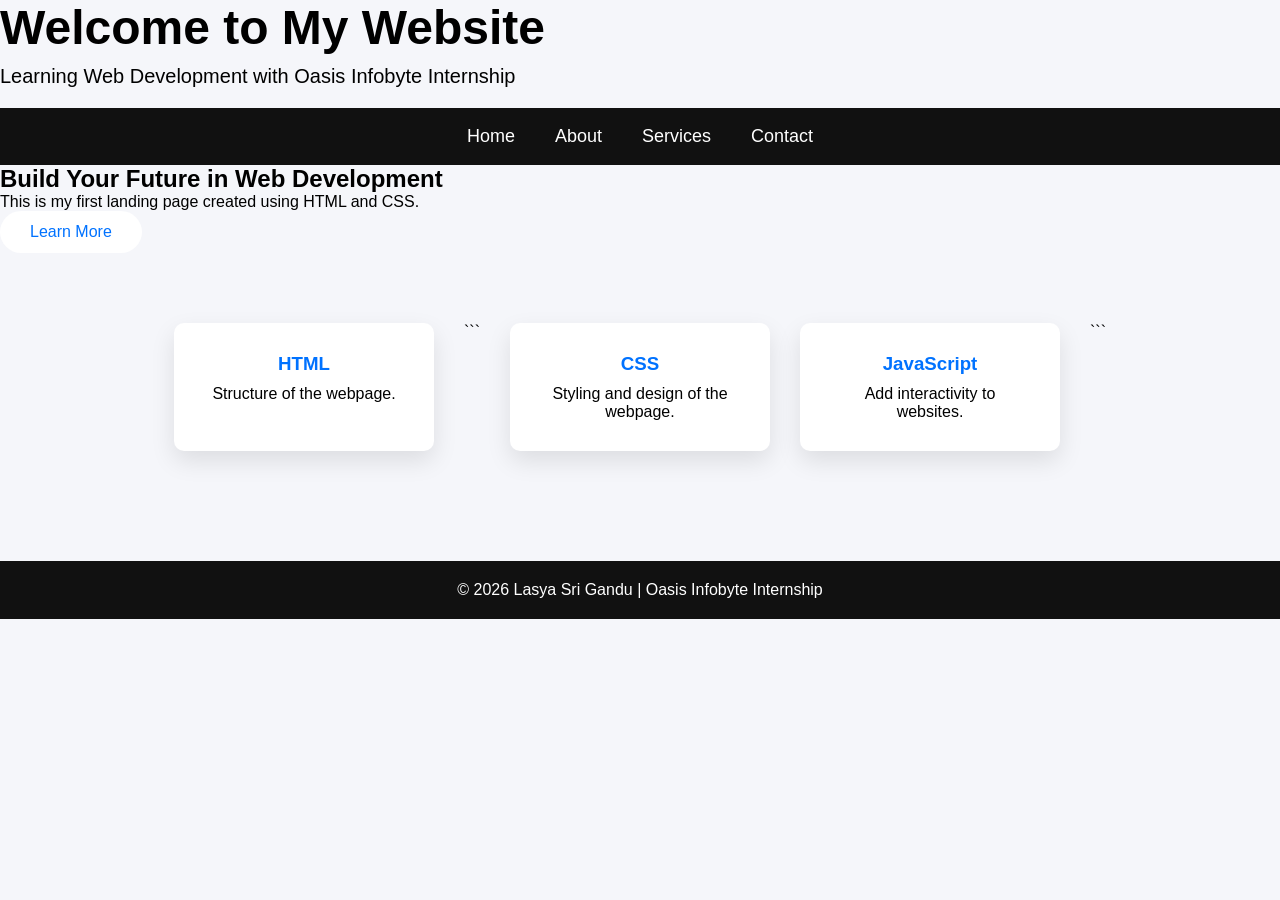
<file: Task1_LandingPage/index.html>
<!DOCTYPE html>

<html lang="en">
<head>
    <meta charset="UTF-8">
    <meta name="viewport" content="width=device-width, initial-scale=1.0">
    <title>My Landing Page</title>
    <link rel="stylesheet" href="style.css">
</head>
<body>

<header>
    <h1>Welcome to My Website</h1>
    <p>Learning Web Development with Oasis Infobyte Internship</p>
</header>

<nav>
    <a href="#">Home</a>
    <a href="#">About</a>
    <a href="#">Services</a>
    <a href="#">Contact</a>
</nav>

<section class="hero">
    <h2>Build Your Future in Web Development</h2>
    <p>This is my first landing page created using HTML and CSS.</p>
    <button>Learn More</button>
</section>

<section class="features">
    <div class="card">
        <h3>HTML</h3>
        <p>Structure of the webpage.</p>
    </div>

```
<div class="card">
    <h3>CSS</h3>
    <p>Styling and design of the webpage.</p>
</div>

<div class="card">
    <h3>JavaScript</h3>
    <p>Add interactivity to websites.</p>
</div>
```

</section>

<footer>
    <p>© 2026 Lasya Sri Gandu | Oasis Infobyte Internship</p>
</footer>

</body>
</html>
</file>
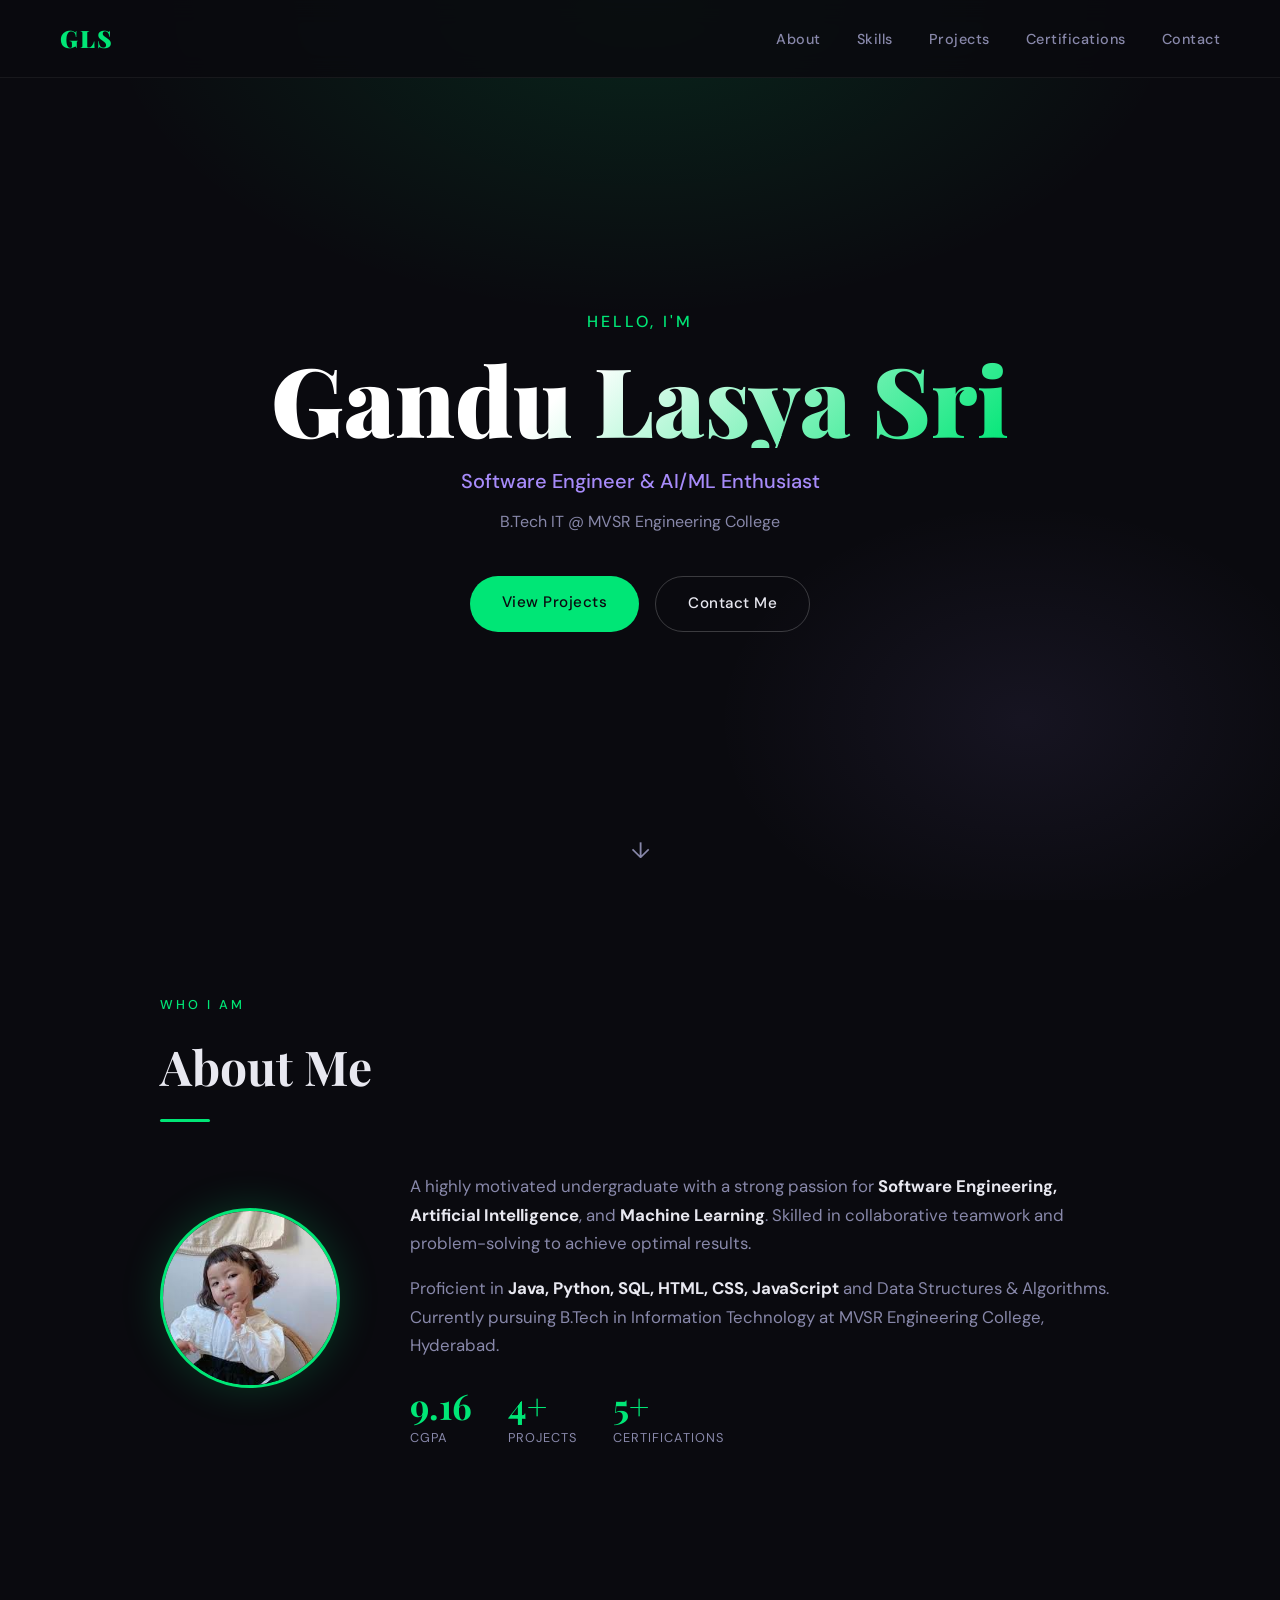
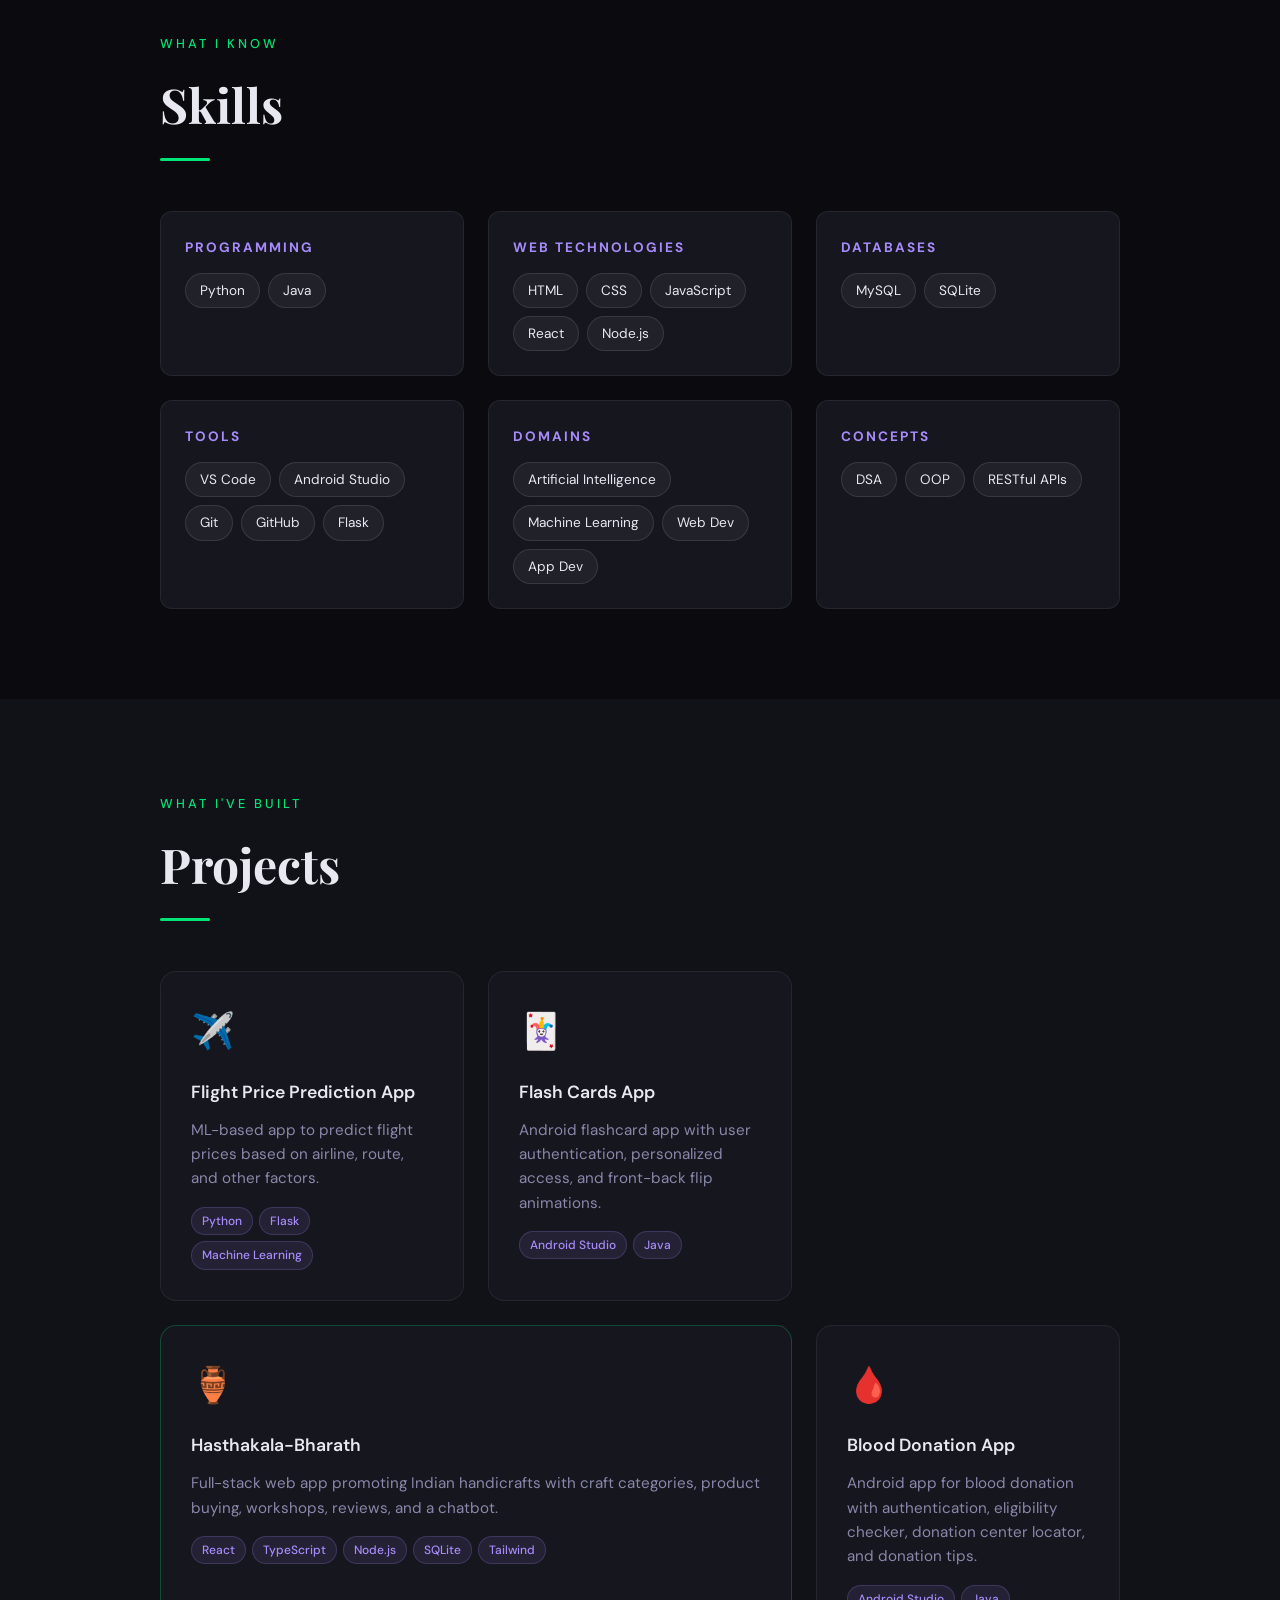
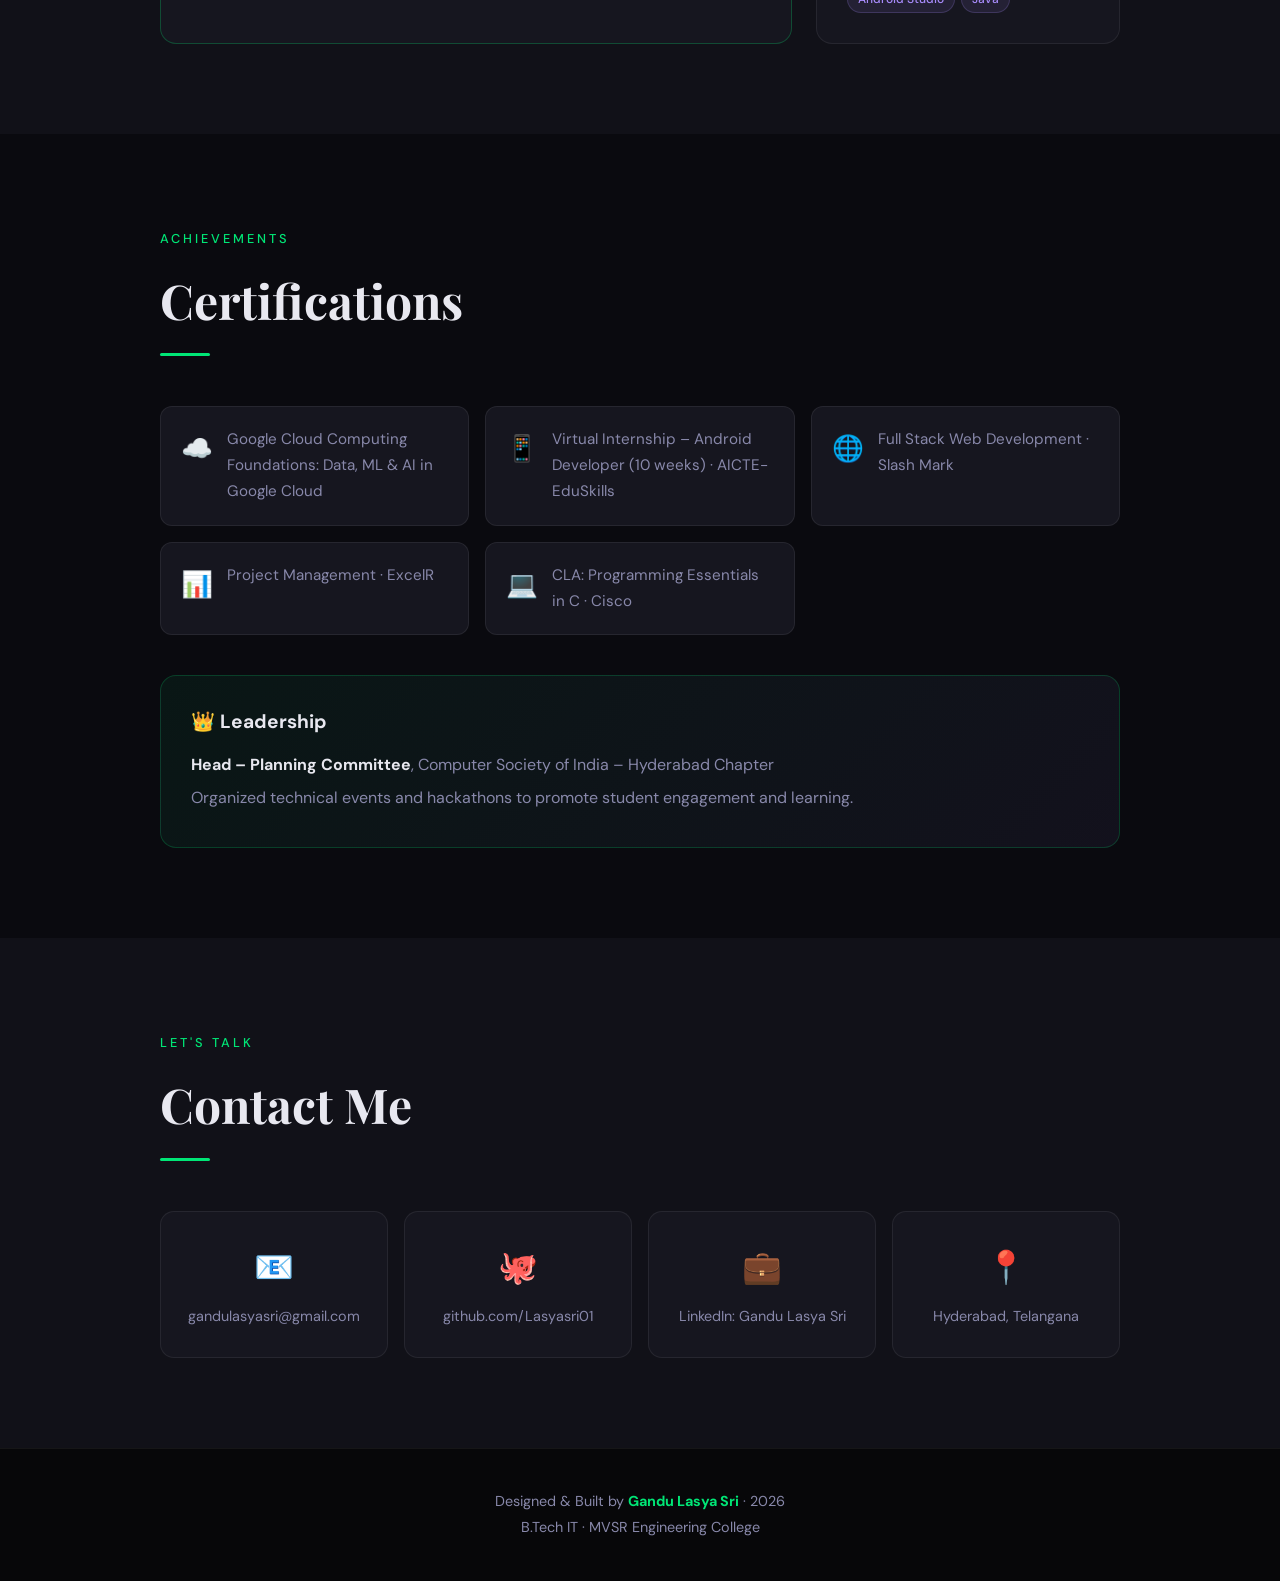
<file: Task2_Portfolio/index.html>
<!DOCTYPE html>
<html lang="en">
<head>
  <meta charset="UTF-8" />
  <meta name="viewport" content="width=device-width, initial-scale=1.0"/>
  <title>Gandu Lasya Sri | Portfolio</title>
  <link rel="stylesheet" href="style.css" />
  <link href="https://fonts.googleapis.com/css2?family=Playfair+Display:wght@700;900&family=DM+Sans:wght@300;400;500&display=swap" rel="stylesheet"/>
</head>
<body>

  <!-- NAV -->
  <nav class="navbar">
    <span class="nav-logo">GLS</span>
    <ul class="nav-links">
      <li><a href="#about">About</a></li>
      <li><a href="#skills">Skills</a></li>
      <li><a href="#projects">Projects</a></li>
      <li><a href="#certifications">Certifications</a></li>
      <li><a href="#contact">Contact</a></li>
    </ul>
  </nav>

  <!-- HERO -->
  <header class="hero" id="home">
    <div class="hero-bg"></div>
    <div class="hero-content">
      <p class="hero-sub">Hello, I'm</p>
      <h1 class="hero-name">Gandu Lasya Sri</h1>
      <p class="hero-role">Software Engineer &amp; AI/ML Enthusiast</p>
      <p class="hero-desc">B.Tech IT @ MVSR Engineering College</p>
      <div class="hero-btns">
        <a href="#projects" class="btn btn-primary">View Projects</a>
        <a href="#contact" class="btn btn-outline">Contact Me</a>
      </div>
    </div>
    <div class="scroll-hint">↓</div>
  </header>

  <!-- ABOUT -->
  <section class="section" id="about">
    <div class="section-inner">
      <span class="section-tag">Who I Am</span>
      <h2 class="section-title">About Me</h2>
      <div class="about-grid">
        <img src="profile.jpg" alt="Gandu Lasya Sri" class="profile-pic" />
        <div class="about-text">
          <p>A highly motivated undergraduate with a strong passion for <strong>Software Engineering, Artificial Intelligence</strong>, and <strong>Machine Learning</strong>. Skilled in collaborative teamwork and problem-solving to achieve optimal results.</p>
          <p>Proficient in <strong>Java, Python, SQL, HTML, CSS, JavaScript</strong> and Data Structures &amp; Algorithms. Currently pursuing B.Tech in Information Technology at MVSR Engineering College, Hyderabad.</p>
          <div class="stats-row">
            <div class="stat"><span class="stat-num">9.16</span><span class="stat-label">CGPA</span></div>
            <div class="stat"><span class="stat-num">4+</span><span class="stat-label">Projects</span></div>
            <div class="stat"><span class="stat-num">5+</span><span class="stat-label">Certifications</span></div>
          </div>
        </div>
      </div>
    </div>
  </section>

  <!-- SKILLS -->
  <section class="section" id="skills">
    <div class="section-inner">
      <span class="section-tag">What I Know</span>
      <h2 class="section-title">Skills</h2>
      <div class="skills-grid">
        <div class="skill-group">
          <h3>Programming</h3>
          <div class="skill-tags">
            <span>Python</span><span>Java</span>
          </div>
        </div>
        <div class="skill-group">
          <h3>Web Technologies</h3>
          <div class="skill-tags">
            <span>HTML</span><span>CSS</span><span>JavaScript</span><span>React</span><span>Node.js</span>
          </div>
        </div>
        <div class="skill-group">
          <h3>Databases</h3>
          <div class="skill-tags">
            <span>MySQL</span><span>SQLite</span>
          </div>
        </div>
        <div class="skill-group">
          <h3>Tools</h3>
          <div class="skill-tags">
            <span>VS Code</span><span>Android Studio</span><span>Git</span><span>GitHub</span><span>Flask</span>
          </div>
        </div>
        <div class="skill-group">
          <h3>Domains</h3>
          <div class="skill-tags">
            <span>Artificial Intelligence</span><span>Machine Learning</span><span>Web Dev</span><span>App Dev</span>
          </div>
        </div>
        <div class="skill-group">
          <h3>Concepts</h3>
          <div class="skill-tags">
            <span>DSA</span><span>OOP</span><span>RESTful APIs</span>
          </div>
        </div>
      </div>
    </div>
  </section>

  <!-- PROJECTS -->
  <section class="section alt-bg" id="projects">
    <div class="section-inner">
      <span class="section-tag">What I've Built</span>
      <h2 class="section-title">Projects</h2>
      <div class="projects-grid">

        <div class="project-card">
          <div class="project-icon">✈️</div>
          <h3>Flight Price Prediction App</h3>
          <p>ML-based app to predict flight prices based on airline, route, and other factors.</p>
          <div class="project-tags"><span>Python</span><span>Flask</span><span>Machine Learning</span></div>
        </div>

        <div class="project-card">
          <div class="project-icon">🃏</div>
          <h3>Flash Cards App</h3>
          <p>Android flashcard app with user authentication, personalized access, and front-back flip animations.</p>
          <div class="project-tags"><span>Android Studio</span><span>Java</span></div>
        </div>

        <div class="project-card featured">
          <div class="project-icon">🏺</div>
          <h3>Hasthakala-Bharath</h3>
          <p>Full-stack web app promoting Indian handicrafts with craft categories, product buying, workshops, reviews, and a chatbot.</p>
          <div class="project-tags"><span>React</span><span>TypeScript</span><span>Node.js</span><span>SQLite</span><span>Tailwind</span></div>
        </div>

        <div class="project-card">
          <div class="project-icon">🩸</div>
          <h3>Blood Donation App</h3>
          <p>Android app for blood donation with authentication, eligibility checker, donation center locator, and donation tips.</p>
          <div class="project-tags"><span>Android Studio</span><span>Java</span></div>
        </div>

      </div>
    </div>
  </section>

  <!-- CERTIFICATIONS -->
  <section class="section" id="certifications">
    <div class="section-inner">
      <span class="section-tag">Achievements</span>
      <h2 class="section-title">Certifications</h2>
      <div class="cert-list">
        <div class="cert-item"><span class="cert-icon">☁️</span><p>Google Cloud Computing Foundations: Data, ML &amp; AI in Google Cloud</p></div>
        <div class="cert-item"><span class="cert-icon">📱</span><p>Virtual Internship – Android Developer (10 weeks) · AICTE-EduSkills</p></div>
        <div class="cert-item"><span class="cert-icon">🌐</span><p>Full Stack Web Development · Slash Mark</p></div>
        <div class="cert-item"><span class="cert-icon">📊</span><p>Project Management · ExcelR</p></div>
        <div class="cert-item"><span class="cert-icon">💻</span><p>CLA: Programming Essentials in C · Cisco</p></div>
      </div>

      <!-- LEADERSHIP -->
      <div class="leadership">
        <h3>👑 Leadership</h3>
        <p><strong>Head – Planning Committee</strong>, Computer Society of India – Hyderabad Chapter</p>
        <p>Organized technical events and hackathons to promote student engagement and learning.</p>
      </div>
    </div>
  </section>

  <!-- CONTACT -->
  <section class="section alt-bg" id="contact">
    <div class="section-inner">
      <span class="section-tag">Let's Talk</span>
      <h2 class="section-title">Contact Me</h2>
      <div class="contact-grid">
        <a class="contact-card" href="mailto:gandulasyasri@gmail.com">
          <span>📧</span>
          <p>gandulasyasri@gmail.com</p>
        </a>
        <a class="contact-card" href="https://github.com/Lasyasri01" target="_blank">
          <span>🐙</span>
          <p>github.com/Lasyasri01</p>
        </a>
        <a class="contact-card" href="https://www.linkedin.com/in/gandulasyasri" target="_blank">
  <span>💼</span>
  <p>LinkedIn: Gandu Lasya Sri</p>
</a>
        <div class="contact-card">
          <span>📍</span>
          <p>Hyderabad, Telangana</p>
        </div>
      </div>
    </div>
  </section>

  <!-- FOOTER -->
  <footer class="footer">
    <p>Designed &amp; Built by <strong>Gandu Lasya Sri</strong> · 2026</p>
    <p>B.Tech IT · MVSR Engineering College</p>
  </footer>

</body>
</html>
</file>
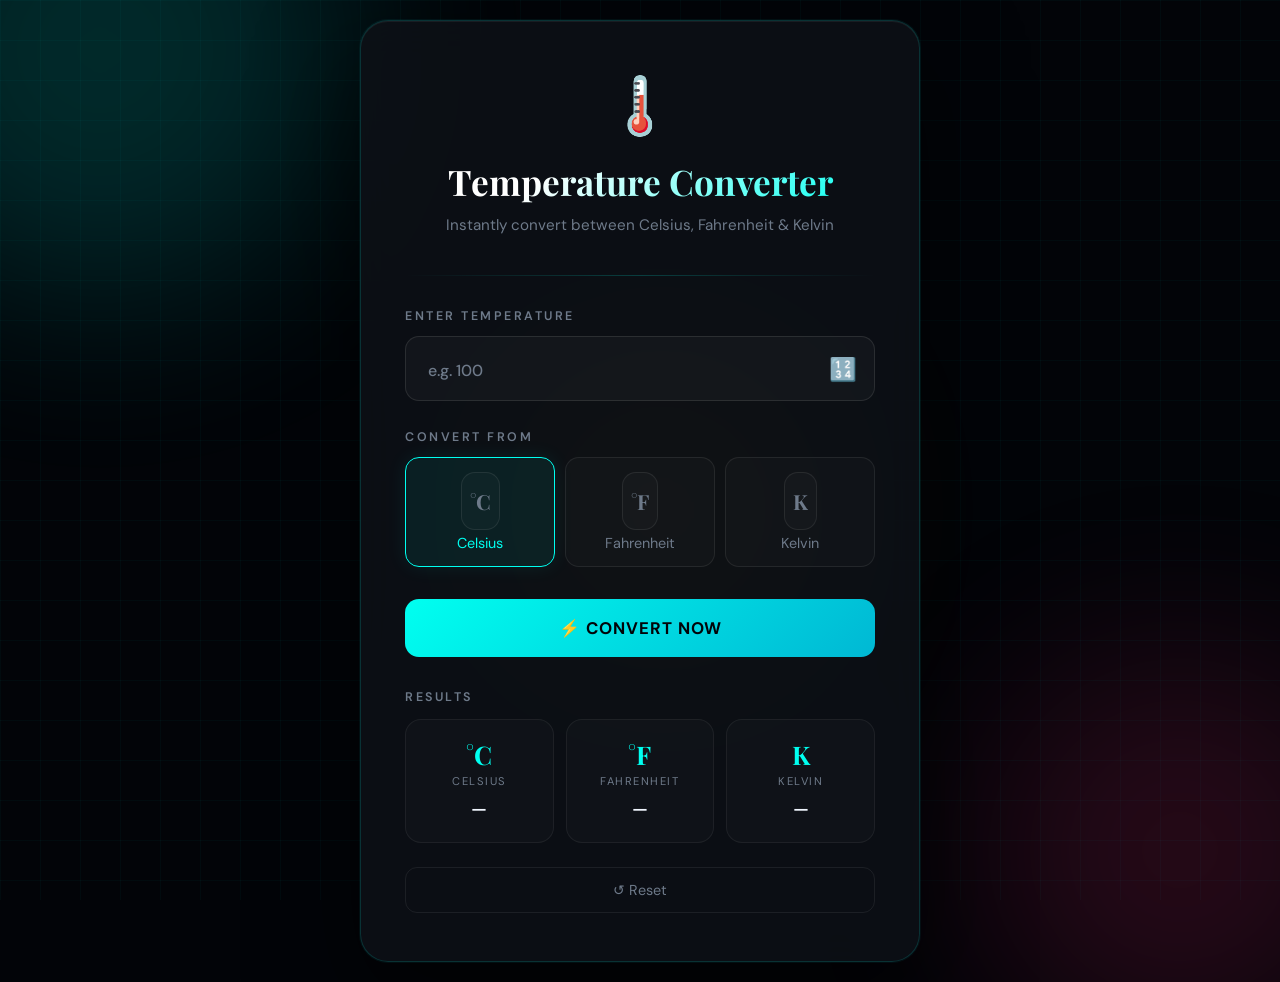
<file: Task3_TemperatureConverter/index.html>
<!DOCTYPE html>
<html lang="en">
<head>
  <meta charset="UTF-8" />
  <meta name="viewport" content="width=device-width, initial-scale=1.0"/>
  <title>Temperature Converter</title>
  <link rel="stylesheet" href="style.css" />
  <link href="https://fonts.googleapis.com/css2?family=Playfair+Display:wght@700&family=DM+Sans:wght@300;400;500;600&display=swap" rel="stylesheet"/>
</head>
<body>

  <div class="bg-orbs">
    <div class="orb orb1"></div>
    <div class="orb orb2"></div>
    <div class="orb orb3"></div>
  </div>

  <main class="container">
    <div class="card">

      <div class="card-header">
        <span class="icon">🌡️</span>
        <h1>Temperature Converter</h1>
        <p>Instantly convert between Celsius, Fahrenheit & Kelvin</p>
      </div>

      <div class="divider"></div>

      <div class="input-group">
        <label for="tempInput">Enter Temperature</label>
        <div class="input-wrap">
          <input type="number" id="tempInput" placeholder="e.g. 100" />
          <span class="input-icon">🔢</span>
        </div>
        <span class="error-msg" id="errorMsg">⚠️ Please enter a valid number!</span>
      </div>

      <div class="unit-group">
        <label>Convert From</label>
        <div class="radio-buttons">
          <label class="radio-card">
            <input type="radio" name="unit" value="celsius" checked />
            <span><span class="unit-symbol">°C</span>Celsius</span>
          </label>
          <label class="radio-card">
            <input type="radio" name="unit" value="fahrenheit" />
            <span><span class="unit-symbol">°F</span>Fahrenheit</span>
          </label>
          <label class="radio-card">
            <input type="radio" name="unit" value="kelvin" />
            <span><span class="unit-symbol">K</span>Kelvin</span>
          </label>
        </div>
      </div>

      <button class="convert-btn" onclick="convert()">⚡ Convert Now</button>

      <p class="results-label">Results</p>
      <div class="results" id="results">
        <div class="result-card" id="celsiusResult">
          <span class="result-unit">°C</span>
          <span class="result-label">Celsius</span>
          <span class="result-value" id="celsiusVal">—</span>
        </div>
        <div class="result-card" id="fahrenheitResult">
          <span class="result-unit">°F</span>
          <span class="result-label">Fahrenheit</span>
          <span class="result-value" id="fahrenheitVal">—</span>
        </div>
        <div class="result-card" id="kelvinResult">
          <span class="result-unit">K</span>
          <span class="result-label">Kelvin</span>
          <span class="result-value" id="kelvinVal">—</span>
        </div>
      </div>

      <button class="reset-btn" onclick="reset()">↺ Reset</button>

    </div>
  </main>

  <script src="script.js"></script>
</body>
</html>
</file>
<file: Task1_LandingPage/style.css>
*{
margin:0;
padding:0;
box-sizing:border-box;
font-family:Segoe UI, sans-serif;
}

body{
background:#f5f6fa;
}

/* NAVBAR */

nav{
display:flex;
justify-content:center;
gap:40px;
background:#111;
padding:18px;
}

nav a{
color:white;
text-decoration:none;
font-size:18px;
transition:0.3s;
}

nav a:hover

/* HERO SECTION */

header{
height:80vh;
background:linear-gradient(to right,#0072ff,#00c6ff);
display:flex;
flex-direction:column;
justify-content:center;
align-items:center;
text-align:center;
color:white;
}

header h1{
font-size:48px;
margin-bottom:10px;
}

header p{
font-size:20px;
margin-bottom:20px;
}

button{
padding:12px 30px;
border:none;
background:white;
color:#0072ff;
font-size:16px;
border-radius:25px;
cursor:pointer;
transition:0.3s;
}

button:hover{
background:#111;
color:white;
}

/* FEATURES */

.features{
display:flex;
justify-content:center;
gap:30px;
padding:70px 40px;
}

.card{
background:white;
padding:30px;
width:260px;
border-radius:10px;
text-align:center;
box-shadow:0 10px 25px rgba(0,0,0,0.1);
transition:0.4s;
}

.card:hover{
transform:translateY(-12px);
box-shadow:0 15px 35px rgba(0,0,0,0.2);
}

.card h3{
color:#0072ff;
margin-bottom:10px;
}

/* FOOTER */

footer{
background:#111;
color:white;
text-align:center;
padding:20px;
margin-top:40px;
}
</file>
<file: Task2_Portfolio/style.css>
/* ========================
   RESET & BASE
======================== */
*, *::before, *::after {
  margin: 0; padding: 0;
  box-sizing: border-box;
}

:root {
  --green: #00e676;
  --dark: #0a0a0f;
  --dark2: #111118;
  --card: #16161f;
  --text: #e8e8f0;
  --muted: #8888aa;
  --accent: #a78bfa;
}

html { scroll-behavior: smooth; }

body {
  font-family: 'DM Sans', sans-serif;
  background-color: var(--dark);
  color: var(--text);
  line-height: 1.7;
}

a { text-decoration: none; color: inherit; }

/* ========================
   NAVBAR
======================== */
.navbar {
  position: fixed;
  top: 0; left: 0; right: 0;
  z-index: 100;
  display: flex;
  justify-content: space-between;
  align-items: center;
  padding: 18px 60px;
  background: rgba(10, 10, 15, 0.85);
  backdrop-filter: blur(12px);
  border-bottom: 1px solid rgba(255,255,255,0.06);
}

.nav-logo {
  font-family: 'Playfair Display', serif;
  font-size: 1.5rem;
  font-weight: 900;
  color: var(--green);
  letter-spacing: 2px;
}

.nav-links {
  display: flex;
  gap: 36px;
  list-style: none;
}

.nav-links a {
  font-size: 0.9rem;
  color: var(--muted);
  font-weight: 500;
  letter-spacing: 0.5px;
  transition: color 0.2s;
}

.nav-links a:hover { color: var(--green); }

/* ========================
   HERO
======================== */
.hero {
  min-height: 100vh;
  display: flex;
  flex-direction: column;
  justify-content: center;
  align-items: center;
  text-align: center;
  position: relative;
  overflow: hidden;
  padding: 100px 20px 60px;
}

.hero-bg {
  position: absolute;
  inset: 0;
  background:
    radial-gradient(ellipse 60% 50% at 50% 0%, rgba(0, 230, 118, 0.12) 0%, transparent 70%),
    radial-gradient(ellipse 40% 40% at 80% 80%, rgba(167, 139, 250, 0.08) 0%, transparent 60%);
}

.hero-content { position: relative; z-index: 1; }

.hero-sub {
  font-size: 1rem;
  color: var(--green);
  letter-spacing: 3px;
  text-transform: uppercase;
  margin-bottom: 12px;
  font-weight: 500;
}

.hero-name {
  font-family: 'Playfair Display', serif;
  font-size: clamp(3rem, 8vw, 6rem);
  font-weight: 900;
  line-height: 1.05;
  margin-bottom: 16px;
  background: linear-gradient(135deg, #ffffff 40%, var(--green) 100%);
  -webkit-background-clip: text;
  -webkit-text-fill-color: transparent;
  background-clip: text;
}

.hero-role {
  font-size: 1.25rem;
  color: var(--accent);
  font-weight: 500;
  margin-bottom: 10px;
}

.hero-desc {
  color: var(--muted);
  font-size: 1rem;
  margin-bottom: 40px;
}

.hero-btns { display: flex; gap: 16px; justify-content: center; flex-wrap: wrap; }

.btn {
  padding: 14px 32px;
  border-radius: 50px;
  font-size: 0.95rem;
  font-weight: 500;
  letter-spacing: 0.5px;
  transition: all 0.25s;
  cursor: pointer;
}

.btn-primary {
  background: var(--green);
  color: #0a0a0f;
}

.btn-primary:hover {
  background: #fff;
  transform: translateY(-2px);
  box-shadow: 0 8px 30px rgba(0,230,118,0.3);
}

.btn-outline {
  border: 1px solid rgba(255,255,255,0.2);
  color: var(--text);
}

.btn-outline:hover {
  border-color: var(--green);
  color: var(--green);
  transform: translateY(-2px);
}

.scroll-hint {
  position: absolute;
  bottom: 30px;
  left: 50%;
  transform: translateX(-50%);
  font-size: 1.4rem;
  color: var(--muted);
  animation: bounce 2s infinite;
}

@keyframes bounce {
  0%, 100% { transform: translateX(-50%) translateY(0); }
  50% { transform: translateX(-50%) translateY(8px); }
}

/* ========================
   SECTIONS
======================== */
.section { padding: 90px 20px; }
.alt-bg { background-color: var(--dark2); }

.section-inner {
  max-width: 960px;
  margin: 0 auto;
}

.section-tag {
  display: inline-block;
  font-size: 0.8rem;
  text-transform: uppercase;
  letter-spacing: 3px;
  color: var(--green);
  font-weight: 500;
  margin-bottom: 10px;
}

.section-title {
  font-family: 'Playfair Display', serif;
  font-size: clamp(2rem, 5vw, 3rem);
  font-weight: 700;
  margin-bottom: 50px;
  position: relative;
}

.section-title::after {
  content: '';
  display: block;
  width: 50px;
  height: 3px;
  background: var(--green);
  margin-top: 12px;
  border-radius: 2px;
}

/* ========================
   ABOUT
======================== */
.about-grid {
  display: grid;
  grid-template-columns: 200px 1fr;
  gap: 50px;
  align-items: center;
}

.about-photo-placeholder {
  width: 180px;
  height: 180px;
  border-radius: 50%;
  background: linear-gradient(135deg, #1a1a2e, #2a2a4e);
  border: 3px solid var(--green);
  display: flex;
  align-items: center;
  justify-content: center;
  font-family: 'Playfair Display', serif;
  font-size: 2.5rem;
  font-weight: 700;
  color: var(--green);
  box-shadow: 0 0 40px rgba(0,230,118,0.15);
}

.about-text p {
  color: var(--muted);
  margin-bottom: 16px;
  font-size: 1.05rem;
}

.about-text strong { color: var(--text); }

.stats-row {
  display: flex;
  gap: 36px;
  margin-top: 28px;
}

.stat { display: flex; flex-direction: column; }

.stat-num {
  font-family: 'Playfair Display', serif;
  font-size: 2.2rem;
  font-weight: 700;
  color: var(--green);
  line-height: 1;
}

.stat-label {
  font-size: 0.8rem;
  color: var(--muted);
  text-transform: uppercase;
  letter-spacing: 1px;
  margin-top: 4px;
}
.profile-pic {
  width: 180px;
  height: 180px;
  border-radius: 50%;
  object-fit: cover;
  border: 3px solid var(--green);
  box-shadow: 0 0 40px rgba(0,230,118,0.2);
  margin-bottom: 24px;
}

/* ========================
   TIMELINE (EDUCATION)
======================== */
.timeline { position: relative; padding-left: 30px; }

.timeline::before {
  content: '';
  position: absolute;
  left: 6px; top: 0; bottom: 0;
  width: 2px;
  background: linear-gradient(to bottom, var(--green), transparent);
}

.timeline-item {
  position: relative;
  margin-bottom: 36px;
}

.timeline-dot {
  position: absolute;
  left: -28px;
  top: 6px;
  width: 14px;
  height: 14px;
  border-radius: 50%;
  background: var(--green);
  box-shadow: 0 0 12px rgba(0,230,118,0.5);
}

.timeline-card {
  background: var(--card);
  border: 1px solid rgba(255,255,255,0.07);
  border-radius: 12px;
  padding: 24px 28px;
  transition: border-color 0.2s;
}

.timeline-card:hover { border-color: var(--green); }

.tl-year {
  font-size: 0.8rem;
  color: var(--green);
  letter-spacing: 1px;
  font-weight: 500;
}

.timeline-card h3 {
  font-size: 1.1rem;
  font-weight: 600;
  margin: 6px 0;
}

.timeline-card p { color: var(--muted); font-size: 0.95rem; }

.badge {
  display: inline-block;
  margin-top: 10px;
  padding: 4px 14px;
  background: rgba(0,230,118,0.12);
  color: var(--green);
  border-radius: 20px;
  font-size: 0.8rem;
  font-weight: 600;
}

/* ========================
   SKILLS
======================== */
.skills-grid {
  display: grid;
  grid-template-columns: repeat(auto-fit, minmax(260px, 1fr));
  gap: 24px;
}

.skill-group {
  background: var(--card);
  border: 1px solid rgba(255,255,255,0.07);
  border-radius: 12px;
  padding: 24px;
  transition: border-color 0.2s, transform 0.2s;
}

.skill-group:hover {
  border-color: var(--green);
  transform: translateY(-4px);
}

.skill-group h3 {
  font-size: 0.85rem;
  text-transform: uppercase;
  letter-spacing: 2px;
  color: var(--accent);
  margin-bottom: 14px;
}

.skill-tags { display: flex; flex-wrap: wrap; gap: 8px; }

.skill-tags span {
  padding: 5px 14px;
  background: rgba(255,255,255,0.05);
  border: 1px solid rgba(255,255,255,0.1);
  border-radius: 20px;
  font-size: 0.85rem;
  color: var(--text);
  transition: all 0.2s;
}

.skill-tags span:hover {
  background: rgba(0,230,118,0.12);
  border-color: var(--green);
  color: var(--green);
}

/* ========================
   PROJECTS
======================== */
.projects-grid {
  display: grid;
  grid-template-columns: repeat(auto-fit, minmax(280px, 1fr));
  gap: 24px;
}

.project-card {
  background: var(--card);
  border: 1px solid rgba(255,255,255,0.07);
  border-radius: 16px;
  padding: 30px;
  transition: all 0.25s;
  position: relative;
  overflow: hidden;
}

.project-card::before {
  content: '';
  position: absolute;
  top: 0; left: 0; right: 0;
  height: 3px;
  background: linear-gradient(90deg, var(--green), var(--accent));
  opacity: 0;
  transition: opacity 0.25s;
}

.project-card:hover {
  transform: translateY(-6px);
  border-color: rgba(0,230,118,0.3);
  box-shadow: 0 20px 40px rgba(0,0,0,0.3);
}

.project-card:hover::before { opacity: 1; }

.project-card.featured {
  border-color: rgba(0,230,118,0.25);
  grid-column: span 2;
}

.project-icon { font-size: 2.2rem; margin-bottom: 16px; }

.project-card h3 {
  font-size: 1.1rem;
  font-weight: 600;
  margin-bottom: 10px;
}

.project-card p {
  color: var(--muted);
  font-size: 0.95rem;
  margin-bottom: 16px;
  line-height: 1.6;
}

.project-tags { display: flex; flex-wrap: wrap; gap: 6px; }

.project-tags span {
  padding: 3px 10px;
  background: rgba(167,139,250,0.1);
  border: 1px solid rgba(167,139,250,0.2);
  color: var(--accent);
  border-radius: 20px;
  font-size: 0.75rem;
  font-weight: 500;
}

/* ========================
   CERTIFICATIONS
======================== */
.cert-list {
  display: grid;
  grid-template-columns: repeat(auto-fit, minmax(280px, 1fr));
  gap: 16px;
  margin-bottom: 40px;
}

.cert-item {
  display: flex;
  align-items: flex-start;
  gap: 14px;
  background: var(--card);
  border: 1px solid rgba(255,255,255,0.07);
  border-radius: 12px;
  padding: 20px;
  transition: border-color 0.2s;
}

.cert-item:hover { border-color: var(--green); }

.cert-icon { font-size: 1.6rem; flex-shrink: 0; }

.cert-item p { color: var(--muted); font-size: 0.95rem; }

.leadership {
  background: linear-gradient(135deg, rgba(0,230,118,0.06), rgba(167,139,250,0.06));
  border: 1px solid rgba(0,230,118,0.2);
  border-radius: 16px;
  padding: 30px;
}

.leadership h3 { font-size: 1.2rem; margin-bottom: 12px; }
.leadership p { color: var(--muted); margin-bottom: 6px; }
.leadership strong { color: var(--text); }

/* ========================
   CONTACT
======================== */
.contact-grid {
  display: grid;
  grid-template-columns: repeat(auto-fit, minmax(200px, 1fr));
  gap: 16px;
}

.contact-card {
  display: flex;
  flex-direction: column;
  align-items: center;
  gap: 10px;
  background: var(--card);
  border: 1px solid rgba(255,255,255,0.07);
  border-radius: 14px;
  padding: 28px 20px;
  text-align: center;
  transition: all 0.25s;
  cursor: pointer;
}

.contact-card:hover {
  border-color: var(--green);
  transform: translateY(-4px);
  box-shadow: 0 12px 30px rgba(0,0,0,0.2);
}

.contact-card span { font-size: 2rem; }
.contact-card p { color: var(--muted); font-size: 0.9rem; word-break: break-all; }

/* ========================
   FOOTER
======================== */
.footer {
  text-align: center;
  padding: 40px 20px;
  background: #070709;
  border-top: 1px solid rgba(255,255,255,0.06);
  color: var(--muted);
  font-size: 0.9rem;
  line-height: 1.8;
}

.footer strong { color: var(--green); }

/* ========================
   RESPONSIVE
======================== */
@media (max-width: 768px) {
  .navbar { padding: 16px 24px; }
  .nav-links { display: none; }
  .about-grid { grid-template-columns: 1fr; text-align: center; }
  .about-photo-placeholder { margin: 0 auto; }
  .stats-row { justify-content: center; }
  .project-card.featured { grid-column: span 1; }
}
</file>
<file: Task3_TemperatureConverter/style.css>
/* RESET */
*, *::before, *::after { margin: 0; padding: 0; box-sizing: border-box; }

:root {
  --bg: #020408;
  --card: #0d1117;
  --border: rgba(255,255,255,0.07);
  --cyan: #00fff0;
  --pink: #ff2d78;
  --yellow: #ffd60a;
  --text: #f0f6ff;
  --muted: #6e7a8a;
}

body {
  font-family: 'DM Sans', sans-serif;
  background: var(--bg);
  color: var(--text);
  min-height: 100vh;
  display: flex;
  align-items: center;
  justify-content: center;
  padding: 20px;
  overflow-x: hidden;
  position: relative;
}

body::before {
  content: '';
  position: fixed;
  inset: 0;
  background-image:
    linear-gradient(rgba(0,255,240,0.03) 1px, transparent 1px),
    linear-gradient(90deg, rgba(0,255,240,0.03) 1px, transparent 1px);
  background-size: 40px 40px;
  z-index: 0;
}

.bg-orbs { position: fixed; inset: 0; z-index: 0; pointer-events: none; }

.orb {
  position: absolute;
  border-radius: 50%;
  filter: blur(100px);
  opacity: 0.15;
  animation: float 8s ease-in-out infinite;
}

.orb1 { width: 500px; height: 500px; background: var(--cyan); top: -200px; left: -150px; animation-delay: 0s; }
.orb2 { width: 400px; height: 400px; background: var(--pink); bottom: -150px; right: -100px; animation-delay: 3s; }
.orb3 { width: 300px; height: 300px; background: var(--yellow); top: 40%; left: 40%; animation-delay: 6s; }

@keyframes float {
  0%, 100% { transform: translateY(0) scale(1); }
  50% { transform: translateY(-30px) scale(1.05); }
}

.container { position: relative; z-index: 1; width: 100%; max-width: 560px; }

.top-label {
  text-align: center;
  font-size: 0.75rem;
  letter-spacing: 4px;
  text-transform: uppercase;
  color: var(--cyan);
  margin-bottom: 20px;
  font-weight: 500;
}

.card {
  background: rgba(13,17,23,0.85);
  border: 1px solid rgba(0,255,240,0.15);
  border-radius: 28px;
  padding: 48px 44px;
  box-shadow: 0 0 0 1px rgba(0,255,240,0.05), 0 40px 100px rgba(0,0,0,0.6), inset 0 1px 0 rgba(255,255,255,0.06);
  backdrop-filter: blur(20px);
}

.card-header { text-align: center; margin-bottom: 40px; }

.icon {
  font-size: 3.5rem;
  display: block;
  margin-bottom: 16px;
  animation: pulse-icon 3s ease-in-out infinite;
}

@keyframes pulse-icon {
  0%, 100% { filter: drop-shadow(0 0 16px rgba(0,255,240,0.4)); }
  50% { filter: drop-shadow(0 0 30px rgba(0,255,240,0.8)); }
}

.card-header h1 {
  font-family: 'Playfair Display', serif;
  font-size: 2.2rem;
  font-weight: 700;
  background: linear-gradient(135deg, #ffffff 30%, var(--cyan) 100%);
  -webkit-background-clip: text;
  -webkit-text-fill-color: transparent;
  background-clip: text;
  margin-bottom: 10px;
}

.card-header p { color: var(--muted); font-size: 0.95rem; }

.divider {
  height: 1px;
  background: linear-gradient(90deg, transparent, rgba(0,255,240,0.2), transparent);
  margin: 0 0 32px;
}

.input-group { margin-bottom: 28px; }

.input-group label,
.unit-group > label {
  display: block;
  font-size: 0.78rem;
  text-transform: uppercase;
  letter-spacing: 2.5px;
  color: var(--muted);
  margin-bottom: 12px;
  font-weight: 600;
}

.input-wrap { position: relative; }

.input-wrap input {
  width: 100%;
  padding: 18px 60px 18px 22px;
  background: rgba(255,255,255,0.03);
  border: 1px solid rgba(255,255,255,0.1);
  border-radius: 14px;
  color: var(--text);
  font-size: 1.3rem;
  font-family: 'DM Sans', sans-serif;
  font-weight: 500;
  outline: none;
  transition: all 0.25s;
}

.input-wrap input:focus {
  border-color: var(--cyan);
  background: rgba(0,255,240,0.04);
  box-shadow: 0 0 0 4px rgba(0,255,240,0.08);
}

.input-wrap input::placeholder { color: var(--muted); font-size: 1rem; }

.input-icon {
  position: absolute;
  right: 18px;
  top: 50%;
  transform: translateY(-50%);
  font-size: 1.4rem;
  pointer-events: none;
}

.error-msg {
  display: none;
  color: var(--pink);
  font-size: 0.85rem;
  margin-top: 10px;
  padding: 8px 14px;
  background: rgba(255,45,120,0.08);
  border: 1px solid rgba(255,45,120,0.2);
  border-radius: 8px;
}

.error-msg.show { display: block; }

.unit-group { margin-bottom: 32px; }

.radio-buttons {
  display: grid;
  grid-template-columns: repeat(3, 1fr);
  gap: 10px;
}

.radio-card { cursor: pointer; }
.radio-card input { display: none; }

.radio-card span {
  display: flex;
  flex-direction: column;
  align-items: center;
  gap: 4px;
  padding: 14px 8px;
  border: 1px solid rgba(255,255,255,0.08);
  border-radius: 14px;
  font-size: 0.9rem;
  color: var(--muted);
  transition: all 0.2s;
  background: rgba(255,255,255,0.02);
}

.radio-card span .unit-symbol {
  font-family: 'Playfair Display', serif;
  font-size: 1.3rem;
  font-weight: 700;
}

.radio-card input:checked + span {
  border-color: var(--cyan);
  color: var(--cyan);
  background: rgba(0,255,240,0.07);
  box-shadow: 0 0 20px rgba(0,255,240,0.08);
}

.radio-card:hover span {
  border-color: rgba(0,255,240,0.3);
  color: var(--text);
  transform: translateY(-2px);
}

.convert-btn {
  width: 100%;
  padding: 18px;
  background: linear-gradient(135deg, var(--cyan), #00b8d4);
  color: #020408;
  border: none;
  border-radius: 14px;
  font-size: 1.05rem;
  font-weight: 700;
  font-family: 'DM Sans', sans-serif;
  cursor: pointer;
  letter-spacing: 1px;
  text-transform: uppercase;
  transition: all 0.25s;
  margin-bottom: 32px;
}

.convert-btn:hover {
  transform: translateY(-3px);
  box-shadow: 0 16px 40px rgba(0,255,240,0.3);
}

.convert-btn:active { transform: translateY(0); }

.results-label {
  font-size: 0.78rem;
  text-transform: uppercase;
  letter-spacing: 2.5px;
  color: var(--muted);
  font-weight: 600;
  margin-bottom: 14px;
}

.results {
  display: grid;
  grid-template-columns: repeat(3, 1fr);
  gap: 12px;
  margin-bottom: 24px;
}

.result-card {
  display: flex;
  flex-direction: column;
  align-items: center;
  gap: 6px;
  background: rgba(255,255,255,0.02);
  border: 1px solid rgba(255,255,255,0.06);
  border-radius: 16px;
  padding: 22px 10px;
  transition: all 0.3s;
  position: relative;
  overflow: hidden;
}

.result-card::before {
  content: '';
  position: absolute;
  top: 0; left: 0; right: 0;
  height: 2px;
  background: linear-gradient(90deg, var(--cyan), var(--pink));
  opacity: 0;
  transition: opacity 0.3s;
}

.result-card.highlight {
  border-color: rgba(0,255,240,0.3);
  background: rgba(0,255,240,0.05);
  box-shadow: 0 8px 30px rgba(0,255,240,0.08);
}

.result-card.highlight::before { opacity: 1; }

.result-unit {
  font-family: 'Playfair Display', serif;
  font-size: 1.6rem;
  font-weight: 700;
  color: var(--cyan);
  line-height: 1;
}

.result-label {
  font-size: 0.7rem;
  color: var(--muted);
  text-transform: uppercase;
  letter-spacing: 1.5px;
}

.result-value {
  font-size: 1.1rem;
  font-weight: 600;
  color: var(--text);
  margin-top: 4px;
  text-align: center;
}

.reset-btn {
  width: 100%;
  padding: 13px;
  background: transparent;
  color: var(--muted);
  border: 1px solid rgba(255,255,255,0.07);
  border-radius: 12px;
  font-size: 0.9rem;
  font-family: 'DM Sans', sans-serif;
  cursor: pointer;
  transition: all 0.2s;
}

.reset-btn:hover {
  border-color: var(--pink);
  color: var(--pink);
  background: rgba(255,45,120,0.05);
}

@media (max-width: 480px) {
  .card { padding: 30px 22px; }
  .radio-buttons { grid-template-columns: 1fr; }
  .results { grid-template-columns: 1fr; }
  .card-header h1 { font-size: 1.7rem; }
}
</file>
